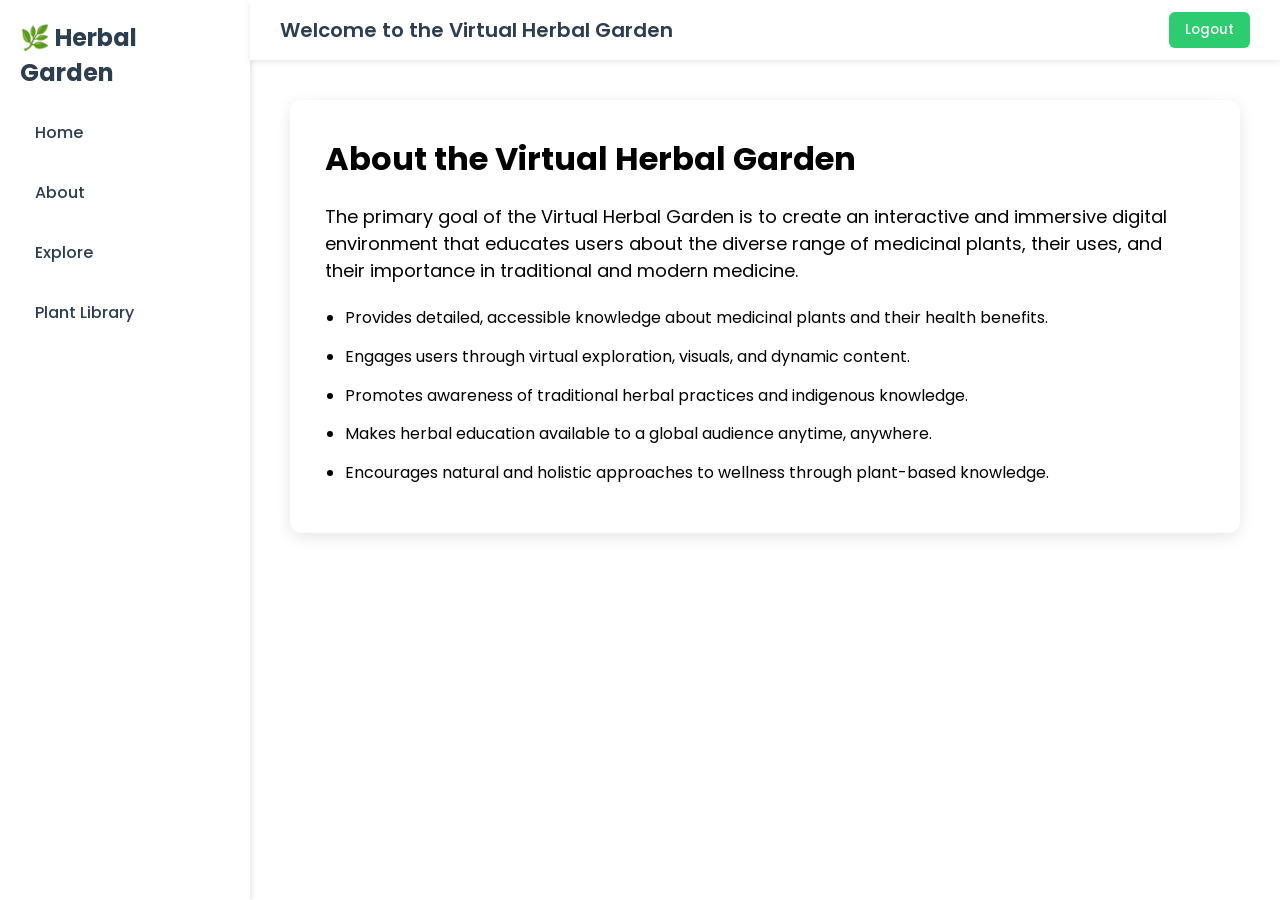
<file: about.html>
<!DOCTYPE html>
<html lang="en">
<head>
  <meta charset="UTF-8" />
  <meta name="viewport" content="width=device-width, initial-scale=1.0"/>
  <title>About - Virtual Herbal Garden</title>
  <link href="https://fonts.googleapis.com/css2?family=Poppins:wght@400;600&display=swap" rel="stylesheet">
  <style>
    * {
      margin: 0;
      padding: 0;
      box-sizing: border-box;
      font-family: 'Poppins', sans-serif;
    }

    body {
      background-image: url('https://images.unsplash.com/photo-1504541891213-1b1dfdadb739?w=600');
      background-size: cover;
      background-repeat: no-repeat;
      background-position: center;
      height: 100vh;
      display: flex;
    }

    .sidebar {
      width: 250px;
      background-color: rgba(255, 255, 255, 0.95);
      padding: 20px;
      height: 100vh;
      position: fixed;
      left: 0;
      top: 0;
      box-shadow: 2px 0 5px rgba(0, 0, 0, 0.1);
    }

    .logo {
      font-size: 24px;
      margin-bottom: 20px;
      color: #2c3e50;
    }

    .nav {
      display: flex;
      flex-direction: column;
      gap: 15px;
    }

    .nav-link {
      text-decoration: none;
      color: #2c3e50;
      font-weight: 500;
      padding: 10px 15px;
      border-radius: 8px;
      transition: background 0.3s;
    }

    .nav-link:hover {
      background-color: #dfe6e9;
    }

    .content {
  margin-left: 250px;
  margin-top: 60px; /* offset the header height */
  padding: 40px;
  flex: 1;
  overflow-y: auto;
  color: black;
}

    .content-container {
      border: 5px solid rgba(255, 255, 255, 0.4);
      padding: 30px;
      background: rgba(255, 255, 255, 0.7); /* Lighter opacity for clear background visibility */
      box-shadow: 0 4px 15px rgba(0, 0, 0, 0.1);
      border-radius: 12px;
      backdrop-filter: blur(10px); /* Optional: Adds blur effect to the background */
    }

    h1 {
      font-size: 32px;
      margin-bottom: 20px;
    }

    p {
      font-size: 18px;
      margin-bottom: 20px;
    }

    ul {
      margin-left: 20px;
      font-size: 16px;
      line-height: 1.8;
    }

    li {
      margin-bottom: 10px;
    }
    .header {
  position: fixed;
  top: 0;
  left: 250px; /* accounts for sidebar */
  width: calc(100% - 250px);
  height: 60px;
  background-color: rgba(255, 255, 255, 0.95);
  display: flex;
  align-items: center;
  justify-content: space-between;
  padding: 0 30px;
  box-shadow: 0 2px 6px rgba(0,0,0,0.1);
  z-index: 1001; /* Make sure it’s above content */
}

.header-content {
  width: 100%;
  display: flex;
  justify-content: space-between;
  align-items: center;
}

.page-title {
  font-size: 20px;
  font-weight: 600;
  color: #2c3e50;
  text-align: centre;
}

.header-buttons {
  display: flex;
  gap: 15px;
}

.header-btn {
  background-color: #2ecc71;
  color: white;
  padding: 8px 16px;
  border: none;
  border-radius: 6px;
  cursor: pointer;
  text-decoration: none;
  font-weight: 500;
  transition: background 0.3s ease;
}

.header-btn:hover {
  background-color: #27ae60;
}
  </style>
</head>
<body>
  <aside class="sidebar">
    <h2 class="logo">🌿 Herbal Garden</h2>
    <nav class="nav">
      <a href="index.html" class="nav-link">Home</a>
      <a href="about.html" class="nav-link">About</a>
      <a href="explore.html" class="nav-link">Explore</a>
      <a href="plants.html" class="nav-link">Plant Library</a>
    </nav>
  </aside>
<header class="header">
  <div class="header-content">
    <h2 class="page-title">Welcome to the Virtual Herbal Garden</h2>
    <div class="header-buttons">
      <button class="header-btn logout-btn" onclick="logout()">Logout</button>
    </div>
  </div>
</header>
  <main class="content">
    <div class="content-container">
      <h1>About the Virtual Herbal Garden</h1>
      <p>The primary goal of the Virtual Herbal Garden is to create an interactive and immersive digital environment that educates users about the diverse range of medicinal plants, their uses, and their importance in traditional and modern medicine.</p>
      
      <ul>
        <li>Provides detailed, accessible knowledge about medicinal plants and their health benefits.</li>
        <li>Engages users through virtual exploration, visuals, and dynamic content.</li>
        <li>Promotes awareness of traditional herbal practices and indigenous knowledge.</li>
        <li>Makes herbal education available to a global audience anytime, anywhere.</li>
        <li>Encourages natural and holistic approaches to wellness through plant-based knowledge.</li>
      </ul>
    </div>
  </main>
  <script>
  function logout() {
    window.location.href = "login.html";
  }
</script>
</body>
</html>
</file>
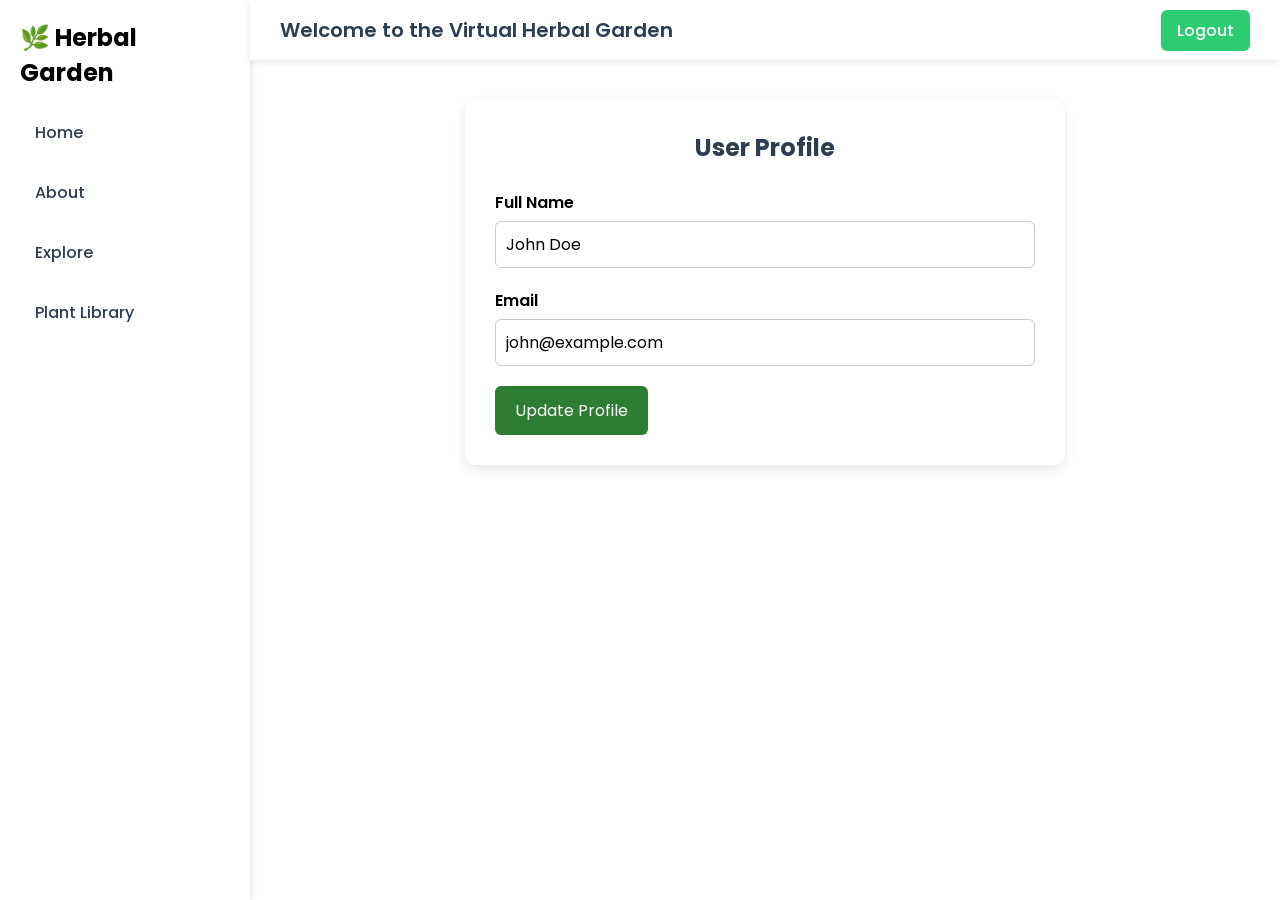
<file: profile.html>
<!DOCTYPE html>
<html lang="en">
<head>
  <meta charset="UTF-8" />
  <meta name="viewport" content="width=device-width, initial-scale=1.0"/>
  <title>Profile - Virtual Herbal Garden</title>
  <link href="https://fonts.googleapis.com/css2?family=Poppins:wght@400;600&display=swap" rel="stylesheet">
  <style>
    * {
      margin: 0;
      padding: 0;
      box-sizing: border-box;
      font-family: 'Poppins', sans-serif;
    }

    body {
      background-image: url('https://images.unsplash.com/photo-1504541891213-1b1dfdadb739?w=600');
      background-size: cover;
      background-repeat: no-repeat;
      background-position: center;
      height: 100vh;
      display: flex;
    }

    .sidebar {
      width: 250px;
      background-color: rgba(255, 255, 255, 0.95);
      padding: 20px;
      height: 100vh;
      position: fixed;
      left: 0;
      top: 0;
      box-shadow: 2px 0 5px rgba(0, 0, 0, 0.1);
    }

    .logo {
      font-size: 24px;
      margin-bottom: 20px;
    }

    .nav {
      display: flex;
      flex-direction: column;
      gap: 15px;
    }

    .nav-link {
      text-decoration: none;
      color: #2c3e50;
      font-weight: 500;
      padding: 10px 15px;
      border-radius: 8px;
      transition: background 0.3s;
    }

    .nav-link:hover {
      background-color: #dfe6e9;
    }

    .content {
  margin-left: 250px;
  margin-top: 60px; 
  padding: 40px;
  flex: 1;
  overflow-y: auto;
  color: black;
}

    .profile-box {
      max-width: 600px;
      margin: auto;
      background-color: rgba(255, 255, 255, 0.95);
      padding: 30px;
      border-radius: 12px;
      box-shadow: 0 4px 12px rgba(0,0,0,0.1);
    }

    .profile-box h2 {
      text-align: center;
      margin-bottom: 25px;
      color: #2c3e50;
    }

    label {
      display: block;
      margin-bottom: 6px;
      font-weight: 600;
    }

    input {
      width: 100%;
      padding: 10px;
      margin-bottom: 20px;
      border-radius: 6px;
      border: 1px solid #ccc;
      font-size: 16px;
    }

    button {
      background-color: #2e7d32;
      color: white;
      padding: 12px 20px;
      border: none;
      border-radius: 6px;
      font-size: 16px;
      cursor: pointer;
      transition: background-color 0.3s;
    }

    button:hover {
      background-color: #27692d;
    }
    .header {
  position: fixed;
  top: 0;
  left: 250px; /* accounts for sidebar */
  width: calc(100% - 250px);
  height: 60px;
  background-color: rgba(255, 255, 255, 0.95);
  display: flex;
  align-items: center;
  justify-content: space-between;
  padding: 0 30px;
  box-shadow: 0 2px 6px rgba(0,0,0,0.1);
  z-index: 1001; /* Make sure it’s above content */
}

.header-content {
  width: 100%;
  display: flex;
  justify-content: space-between;
  align-items: center;
}

.page-title {
  font-size: 20px;
  font-weight: 600;
  color: #2c3e50;
  text-align: centre;
}

.header-buttons {
  display: flex;
  gap: 15px;
}

.header-btn {
  background-color: #2ecc71;
  color: white;
  padding: 8px 16px;
  border: none;
  border-radius: 6px;
  cursor: pointer;
  text-decoration: none;
  font-weight: 500;
  transition: background 0.3s ease;
}

.header-btn:hover {
  background-color: #27ae60;
}
  </style>
</head>
<body>
  <aside class="sidebar">
    <h2 class="logo">🌿 Herbal Garden</h2>
    <nav class="nav">
      <a href="index.html" class="nav-link">Home</a>
      <a href="about.html" class="nav-link">About</a>
      <a href="explore.html" class="nav-link">Explore</a>
      <a href="plants.html" class="nav-link">Plant Library</a>
    </nav>
  </aside>
<header class="header">
  <div class="header-content">
    <h2 class="page-title">Welcome to the Virtual Herbal Garden</h2>
    <div class="header-buttons">
      <button class="header-btn logout-btn" onclick="logout()">Logout</button>
    </div>
  </div>
</header>
  <main class="content">
    <div class="profile-box">
      <h2>User Profile</h2>
      <form>
        <label for="name">Full Name</label>
        <input type="text" id="name" name="name" value="John Doe" required />

        <label for="email">Email</label>
        <input type="email" id="email" name="email" value="john@example.com" required />

        <button type="submit">Update Profile</button>
      </form>
    </div>
  </main>
  <script>
  function logout() {
    window.location.href = "login.html";
  }
</script>
</body>
</html>
</file>
